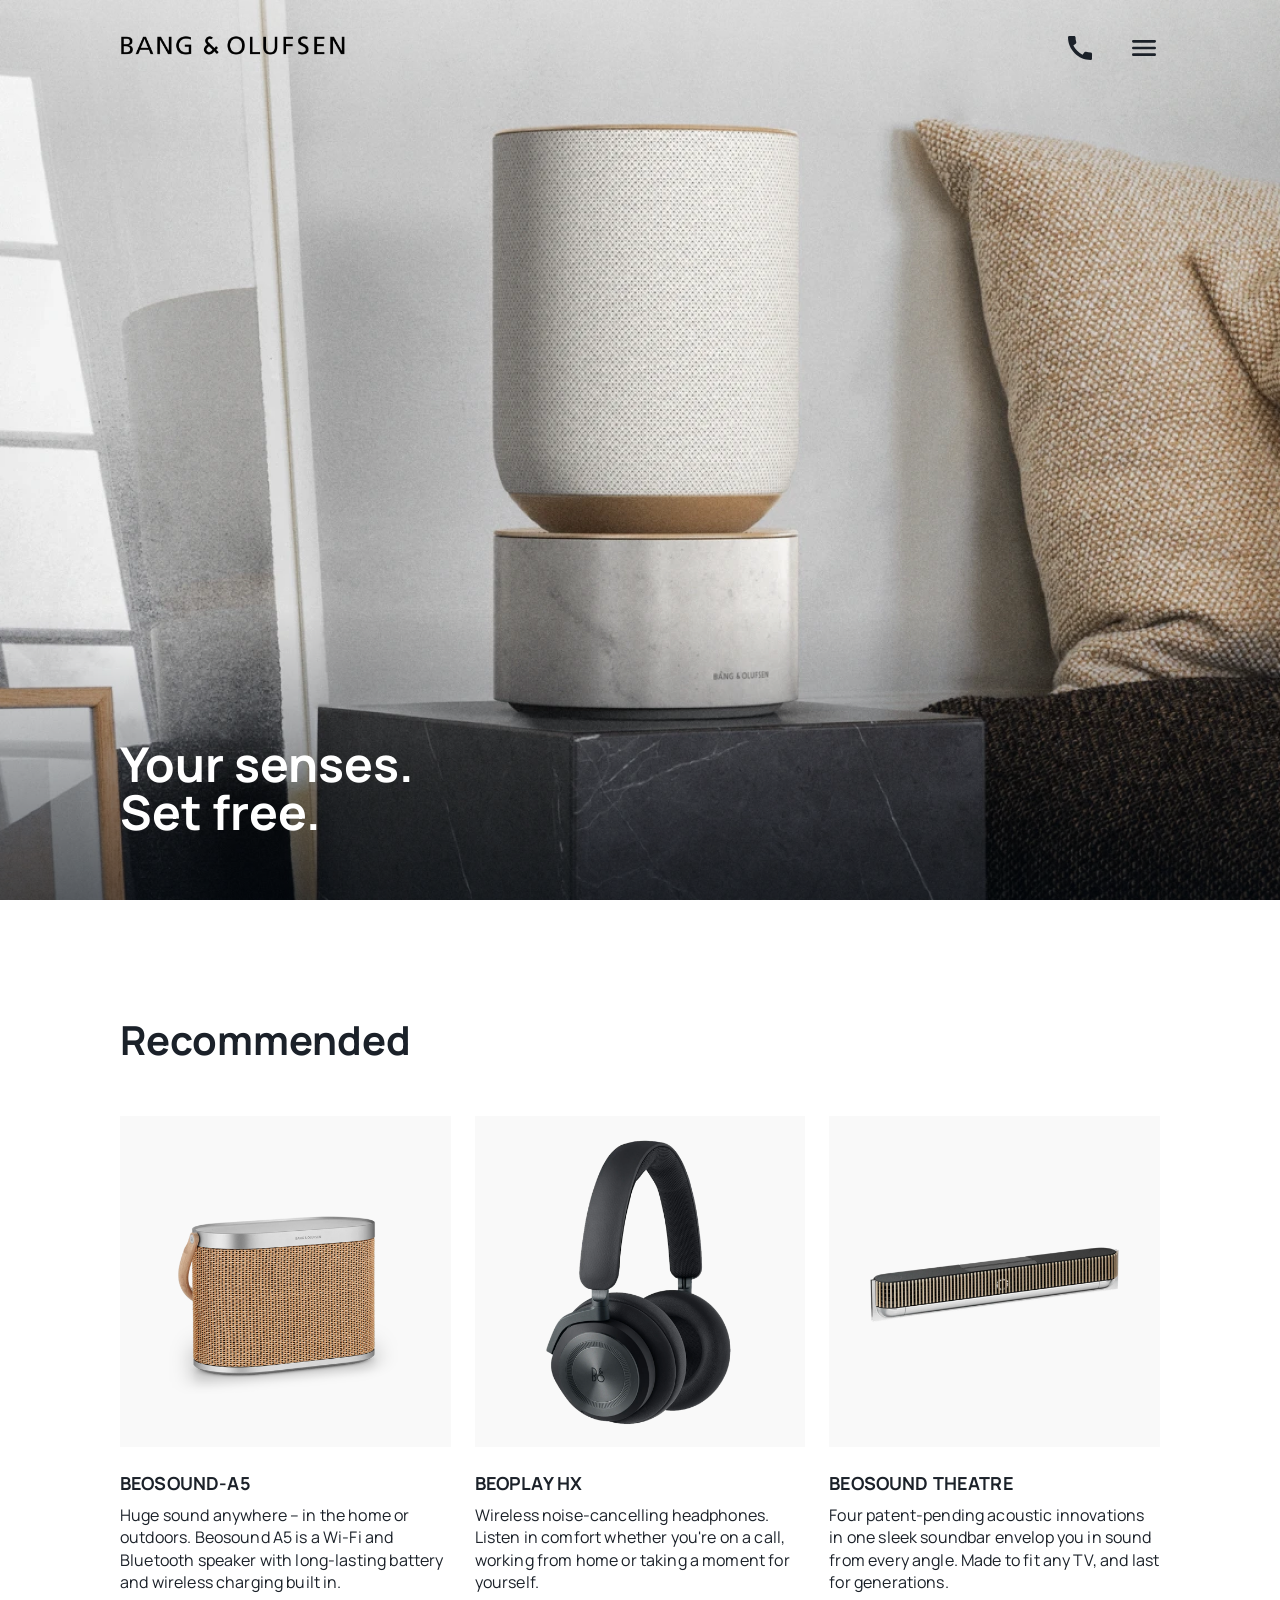
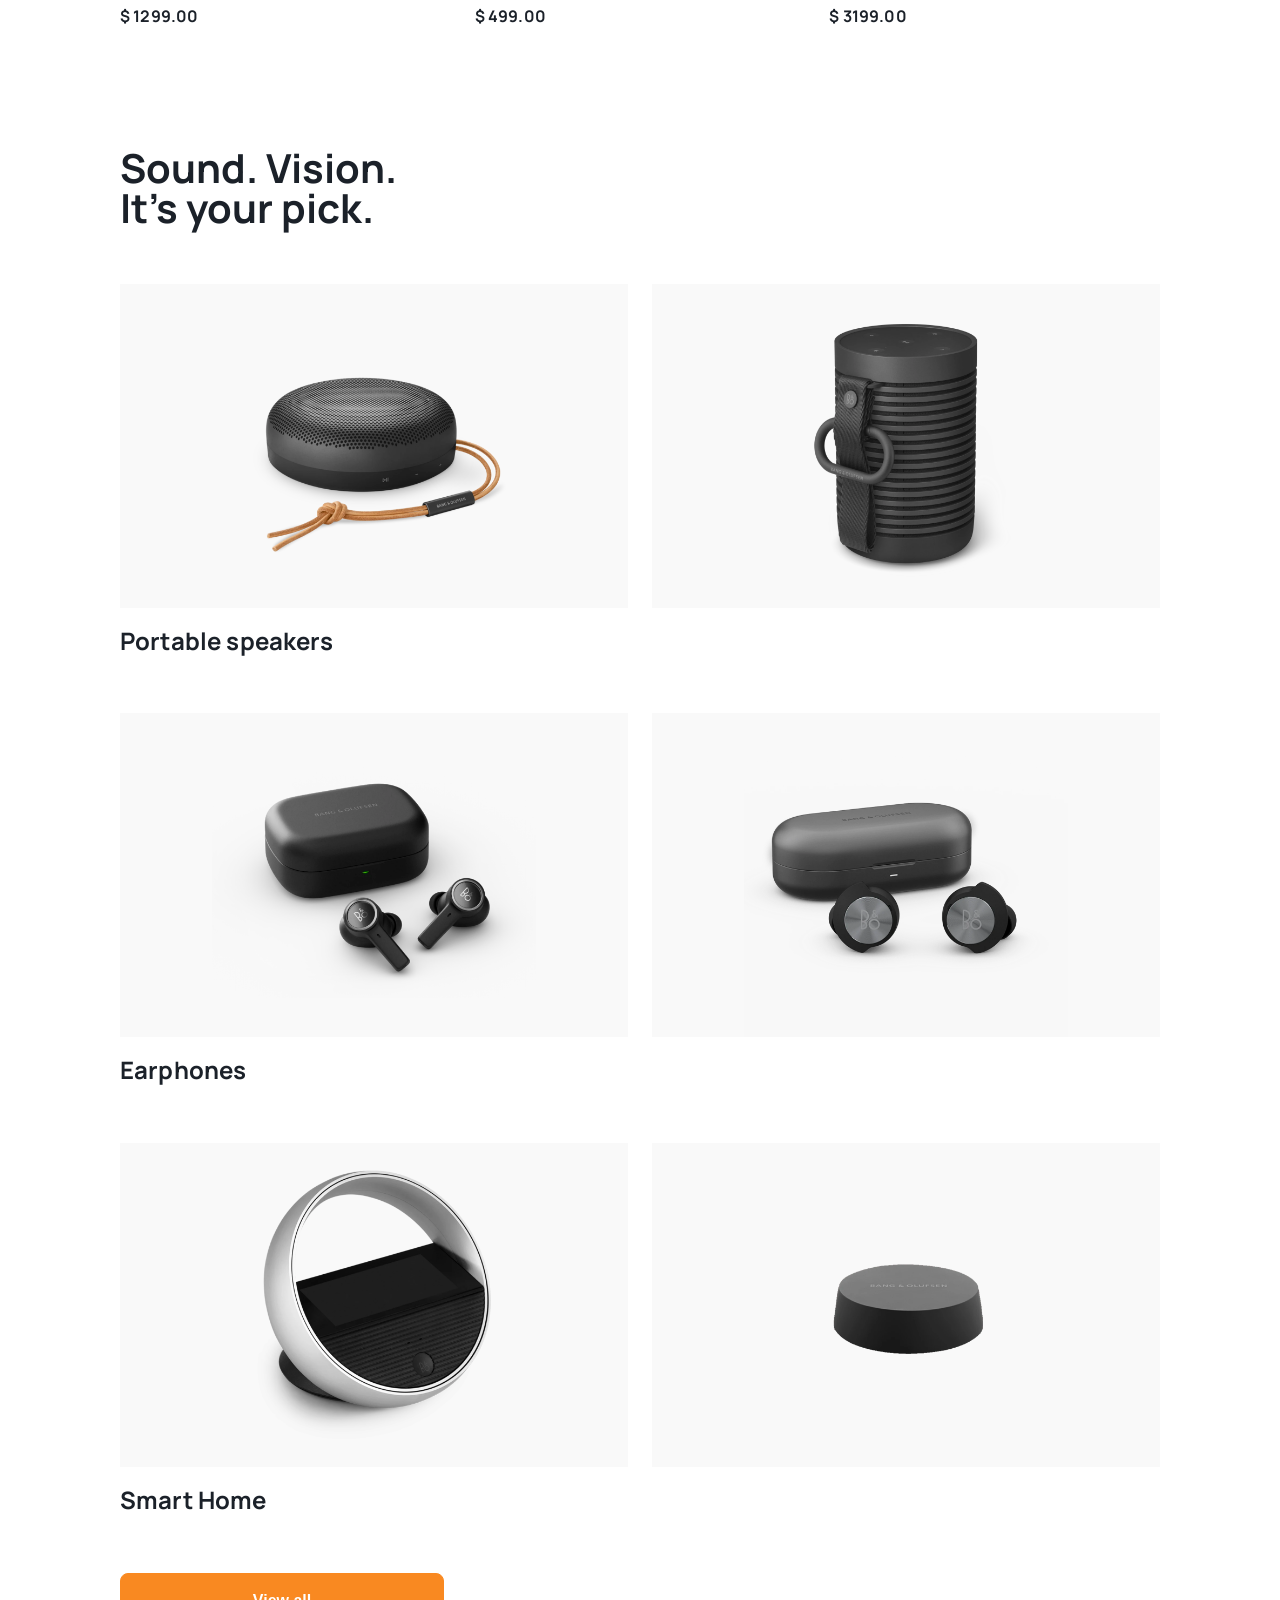
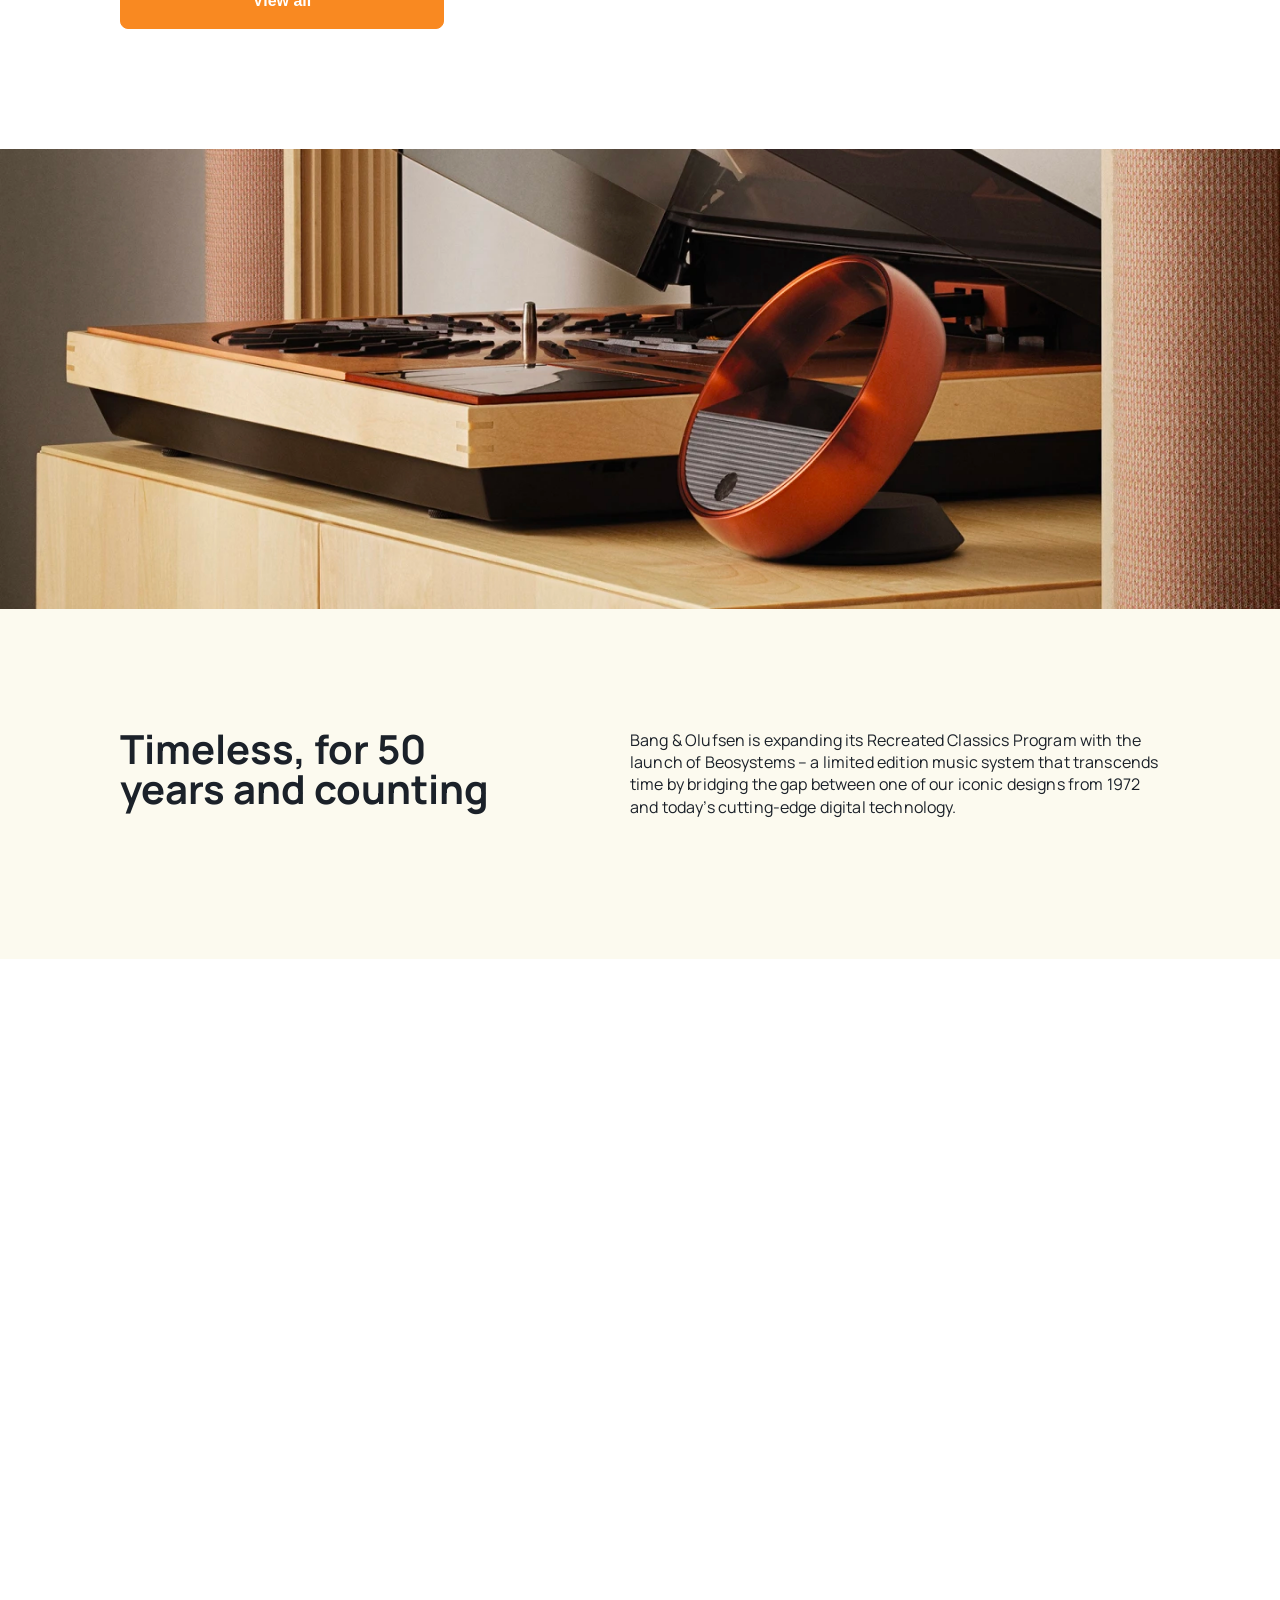
<file: index.html>
<!doctype html><html lang="en"><head><meta charset="utf-8"><meta name="viewport" content="width=device-width, initial-scale=1.0"><title>B&O</title><link rel="stylesheet" href="index.5cc38a75.css"><link rel="icon" href="favicon.7c3a5aee.svg"><script src="index.a87a6830.js" defer></script><link rel="preconnect" href="https://fonts.googleapis.com"><link rel="preconnect" href="https://fonts.gstatic.com"><link href="https://fonts.googleapis.com/css2?family=Manrope:wght@200..800&family=Roboto:wght@100..900&display=swap" rel="stylesheet"></head><body> <header class="header"> <div class="page-container"> <div class="header__content"> <div class="header__top"> <a href="#"> <img src="logo.152b8cd8.svg" alt="bang&olufsen logo" class="header__logo"> </a> <a href="tel:+12345555555" class="header__phone"> <span class="header__phone-number"> +1 234 5555-55-55 </span> </a> <div class="header__burger"></div> </div> <h1 class="header__title"> Your senses.<br> Set free. </h1> </div> </div> <aside class="header__menu menu"> <div class="page-container"> <div class="menu__top"> <img src="logo.152b8cd8.svg" alt="bang&olufsen logo" class="header__logo"> <div class="menu__close"></div> </div> <nav class="menu__nav nav"> <ul class="nav__list"> <li class="nav__item"> <a class="nav__link nav__link--scrollable" href="#recommended">Recommended</a> </li> <li class="nav__item"> <a class="nav__link nav__link--scrollable" href="#categories">Categories</a> </li> <li class="nav__item"> <a class="nav__link nav__link--scrollable" href="#about">About Us</a> </li> <li class="nav__item"> <a class="nav__link nav__link--to-bottom" href="#contact">Contact Us</a> </li> </ul> </nav> <div class="menu__contact"> <a href="tel:+12345555555" class="menu__phone">+1 234 5555-55-55</a> <a href="tel:+12345555555" class="menu__call">Call to order</a> </div> </div> </aside> </header> <main> <section class="recommended" id="recommended"> <div class="page-container"> <h2 class="recommended__title">Recommended</h2> <div class="recommended__content"> <div class="product"> <a href="#"> <img src="beosound-a5.be04f00e.png" alt="beosound-A5" class="product__image"> </a> <h3 class="product__name">Beosound-A5</h3> <p class="product__description"> Huge sound anywhere – in the home or outdoors. Beosound A5 is a Wi-Fi and Bluetooth speaker with long-lasting battery and wireless charging built in. </p> <div class="product__price">$ 1299.00</div> </div> <div class="product"> <a href="#"> <img src="beoplay-hx.b8254765.png" alt="beoplay-HX" class="product__image"> </a> <h3 class="product__name">Beoplay HX</h3> <p class="product__description"> Wireless noise-cancelling headphones. Listen in comfort whether you're on a call, working from home or taking a moment for yourself. </p> <div class="product__price">$ 499.00</div> </div> <div class="product"> <a href="#"> <img src="beosound-theatre.aed6fc51.png" alt="beosound-Theatre" class="product__image"> </a> <h3 class="product__name">Beosound Theatre</h3> <p class="product__description"> Four patent-pending acoustic innovations in one sleek soundbar envelop you in sound from every angle. Made to fit any TV, and last for generations. </p> <div class="product__price">$ 3199.00</div> </div> </div> </div> </section> <section class="categories" id="categories"> <div class="page-container"> <h2 class="categories__title"> Sound. Vision.<br> It’s your pick. </h2> <div class="categories__content"> <div class="category"> <div class="category__images"> <a href="#" class="category__image-wrapper"> <img src="speaker-1.76f20dfb.png" alt="Speakers category" class="category__image"> </a> <a href="#" class="category__image-wrapper"> <img src="speaker-2.ba3721b3.png" alt="Speakers category" class="category__image"> </a> </div> <h3 class="category__name">Portable speakers</h3> </div> <div class="category"> <div class="category__images"> <a href="#" class="category__image-wrapper"> <img src="earphones-1.79a7338c.png" alt="Earphones category" class="category__image"> </a> <a href="#" class="category__image-wrapper"> <img src="earphones-2.ea3ab2b6.png" alt="Earphones category" class="category__image"> </a> </div> <h3 class="category__name">Earphones</h3> </div> <div class="category"> <div class="category__images"> <a href="#" class="category__image-wrapper"> <img src="smart-home-1.da8688c9.png" alt="Smart home category" class="category__image"> </a> <a href="#" class="category__image-wrapper"> <img src="smart-home-2.5e3c725f.png" alt="Smart home category" class="category__image"> </a> </div> <h3 class="category__name">Smart Home</h3> </div> </div> <button class="categories__button">View all</button> </div> </section> <section class="about" id="about"> <div class="about__banner"></div> <div class="page-container"> <div class="about__content"> <h2 class="about__title"> Timeless, for 50 years and counting </h2> <p class="about__description"> Bang & Olufsen is expanding its Recreated Classics Program with the launch of Beosystems – a limited edition music system that transcends time by bridging the gap between one of our iconic designs from 1972 and today’s cutting-edge digital technology. </p> </div> </div> </section> <section class="contact" id="contact"> <div class="page-container"> <div class="contact__content"> <h2 class="contact__title">Contact Us</h2> <form method="post" action="#" class="contact__form" onsubmit="this.reset(); return false;"> <input type="text" name="name" class="contact__name" placeholder="Name"> <input type="email" name="email" class="contact__email" placeholder="Email"> <textarea name="message" class="contact__message" placeholder="Message"></textarea> <button class="contact__button">Send</button> </form> <div class="contact__info"> <div> <span class="contact__label">Phone</span> <a href="tel:+1 234 5555-55-55" class="contact__data"> +1 234 5555-55-55 </a> </div> <div> <span class="contact__label">Email</span> <a href="mailto:hello@nothing.com" class="contact__data"> hello@nothing.com </a> </div> <div> <span class="contact__label">Address</span> <a href="https://www.google.com/maps/place/400+N+1st+Ave+STE+700,+Minneapolis,+MN+55401,+%D0%A1%D0%A8%D0%90/@44.9813296,-93.275706,17z/data=!3m1!4b1!4m6!3m5!1s0x52b3328fdf233887:0x3348e5113ed2472d!8m2!3d44.9813258!4d-93.2731311!16s%2Fg%2F11nyn_tfyt?entry=ttu&g_ep=EgoyMDI2MDQwOC4wIKXMDSoASAFQAw%3D%3D" class="contact__data" target="_blank"> 400 first ave.<br> suite 700<br> Minneapolis, MN 55401 </a> </div> </div> </div> </div> </section> </main> </body></html>
</file>
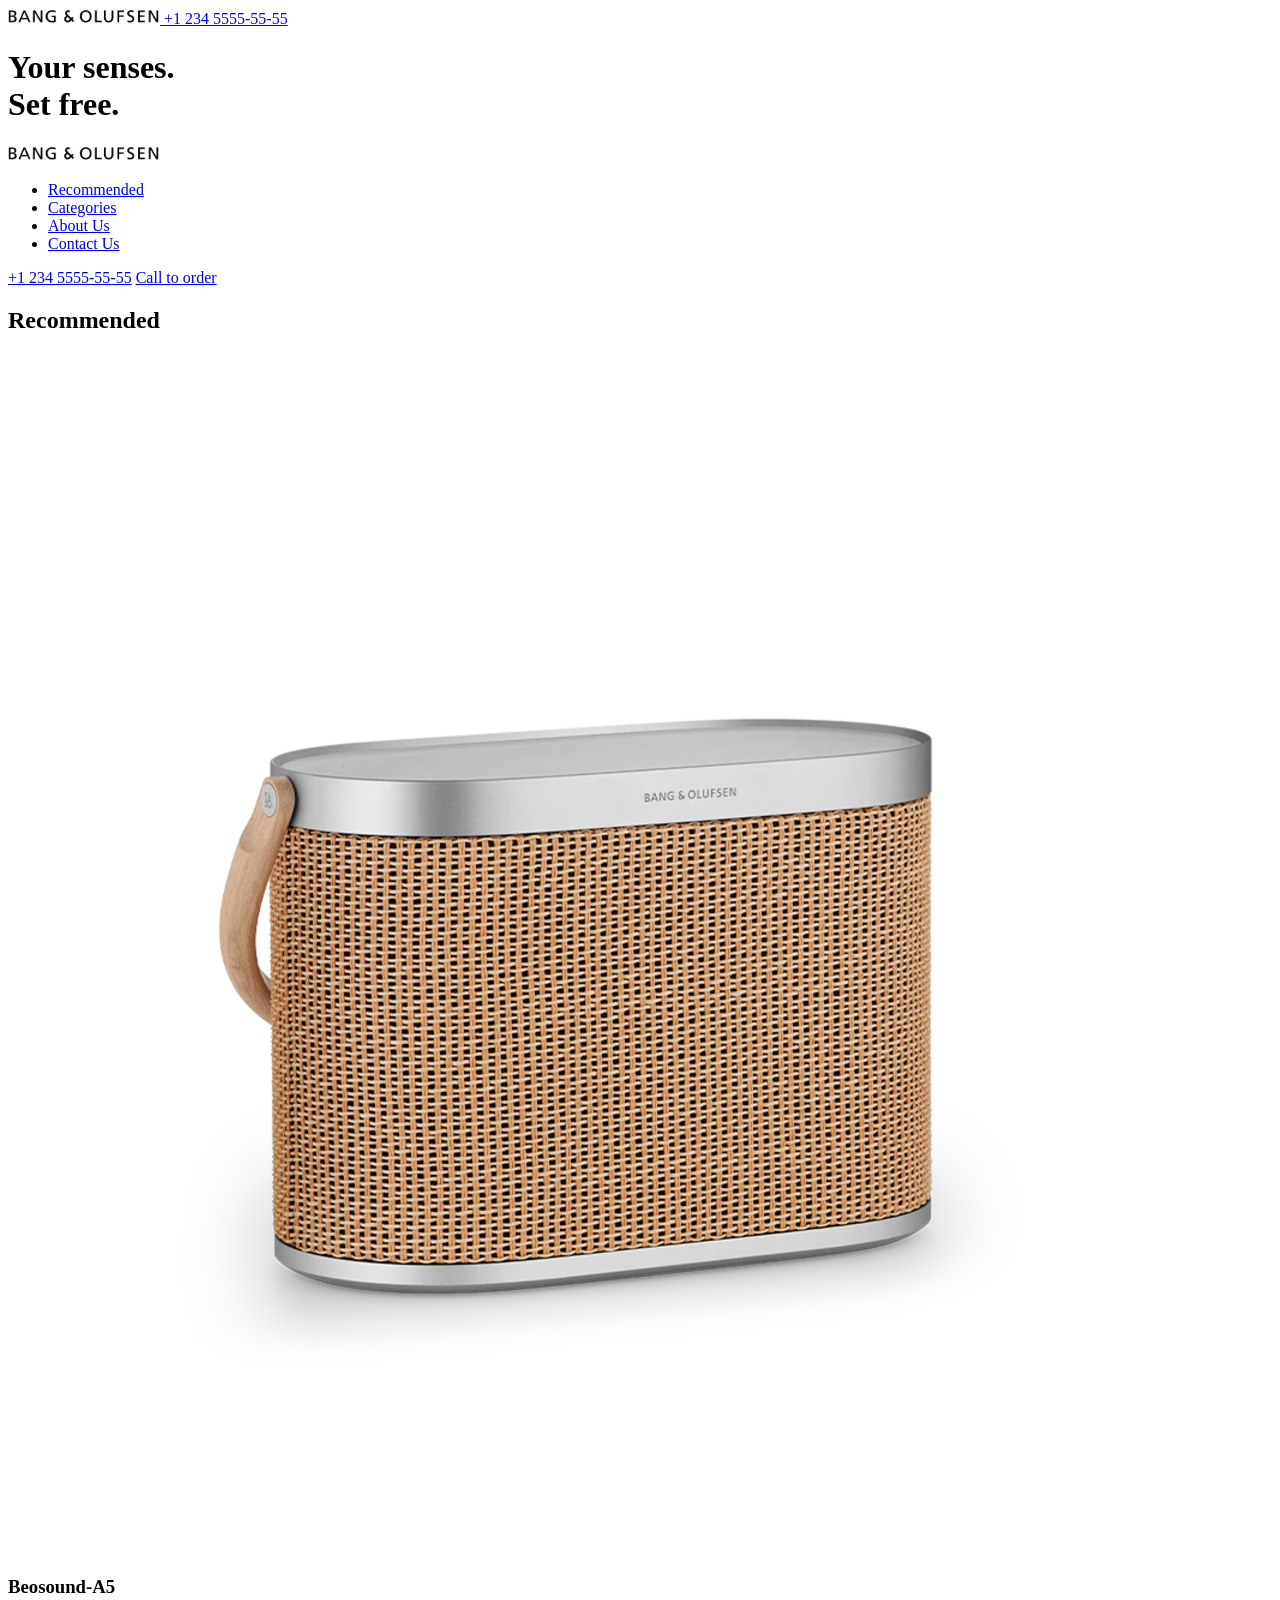
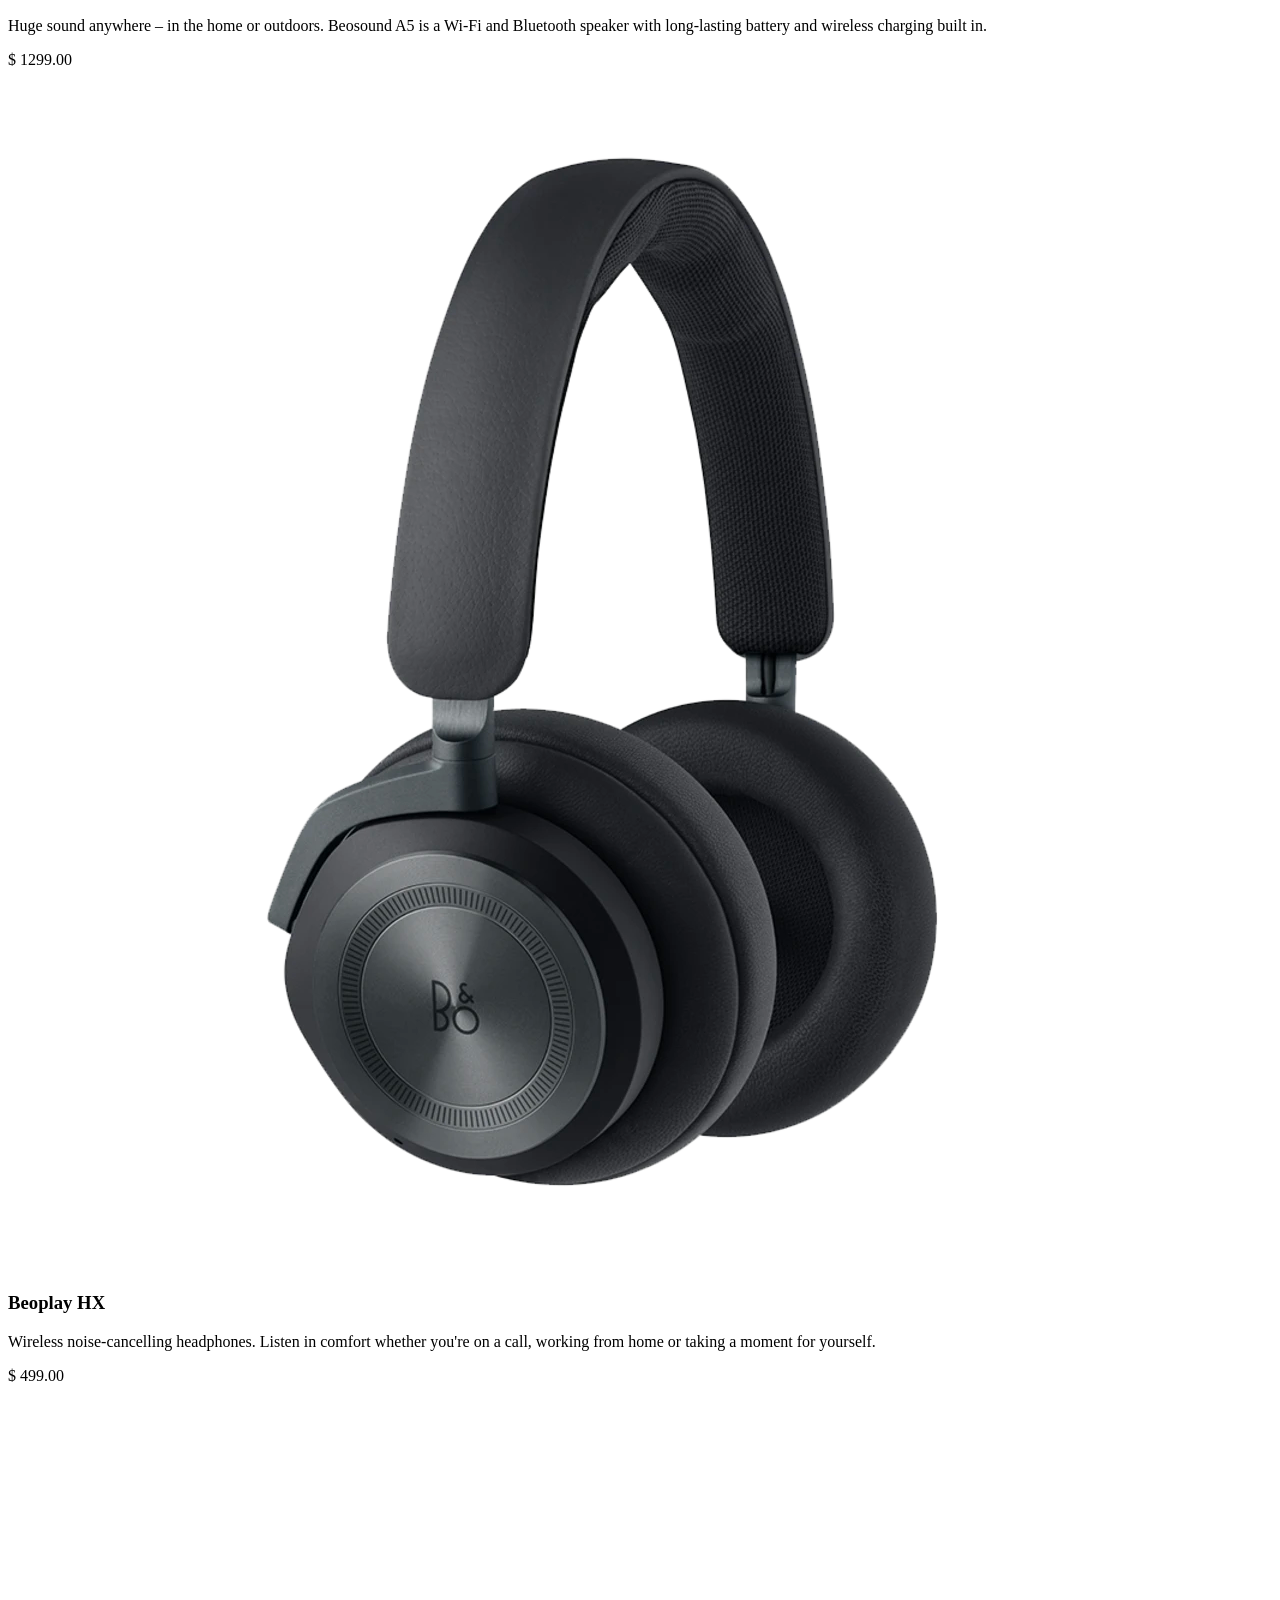
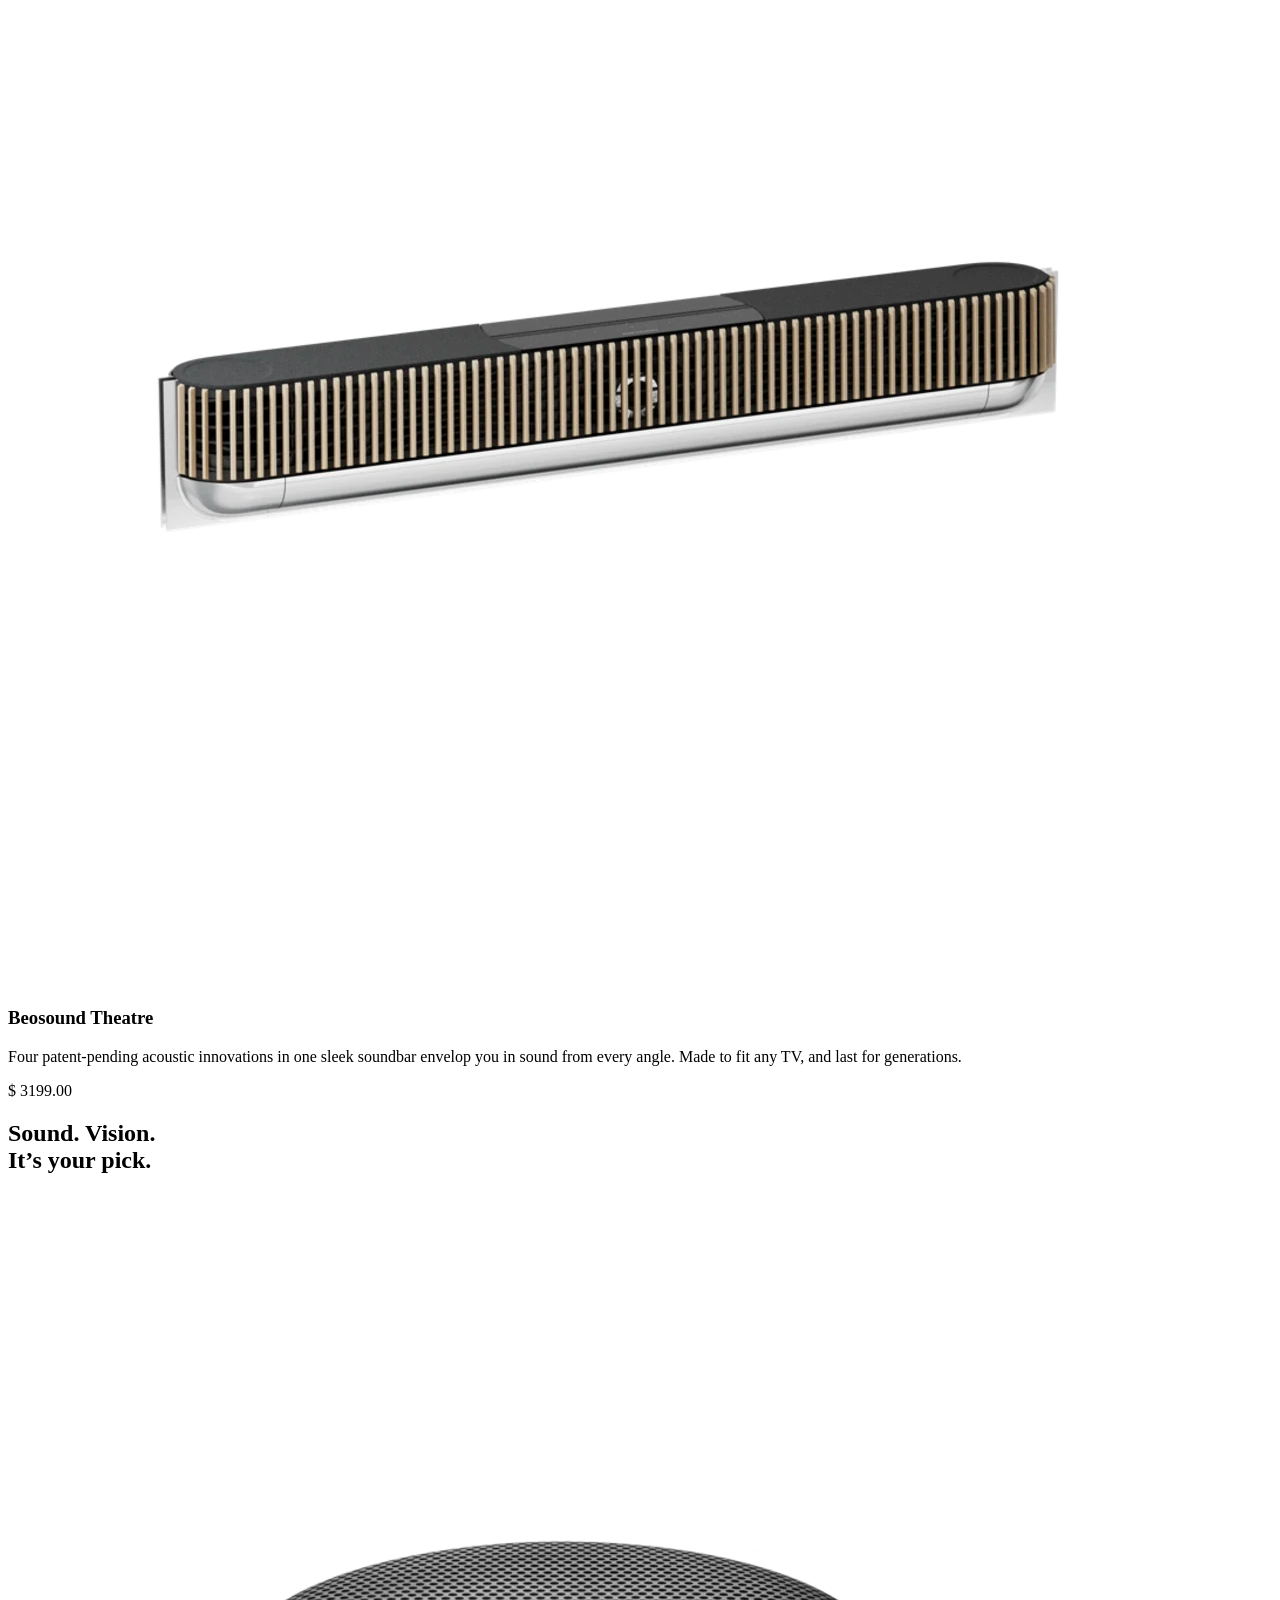
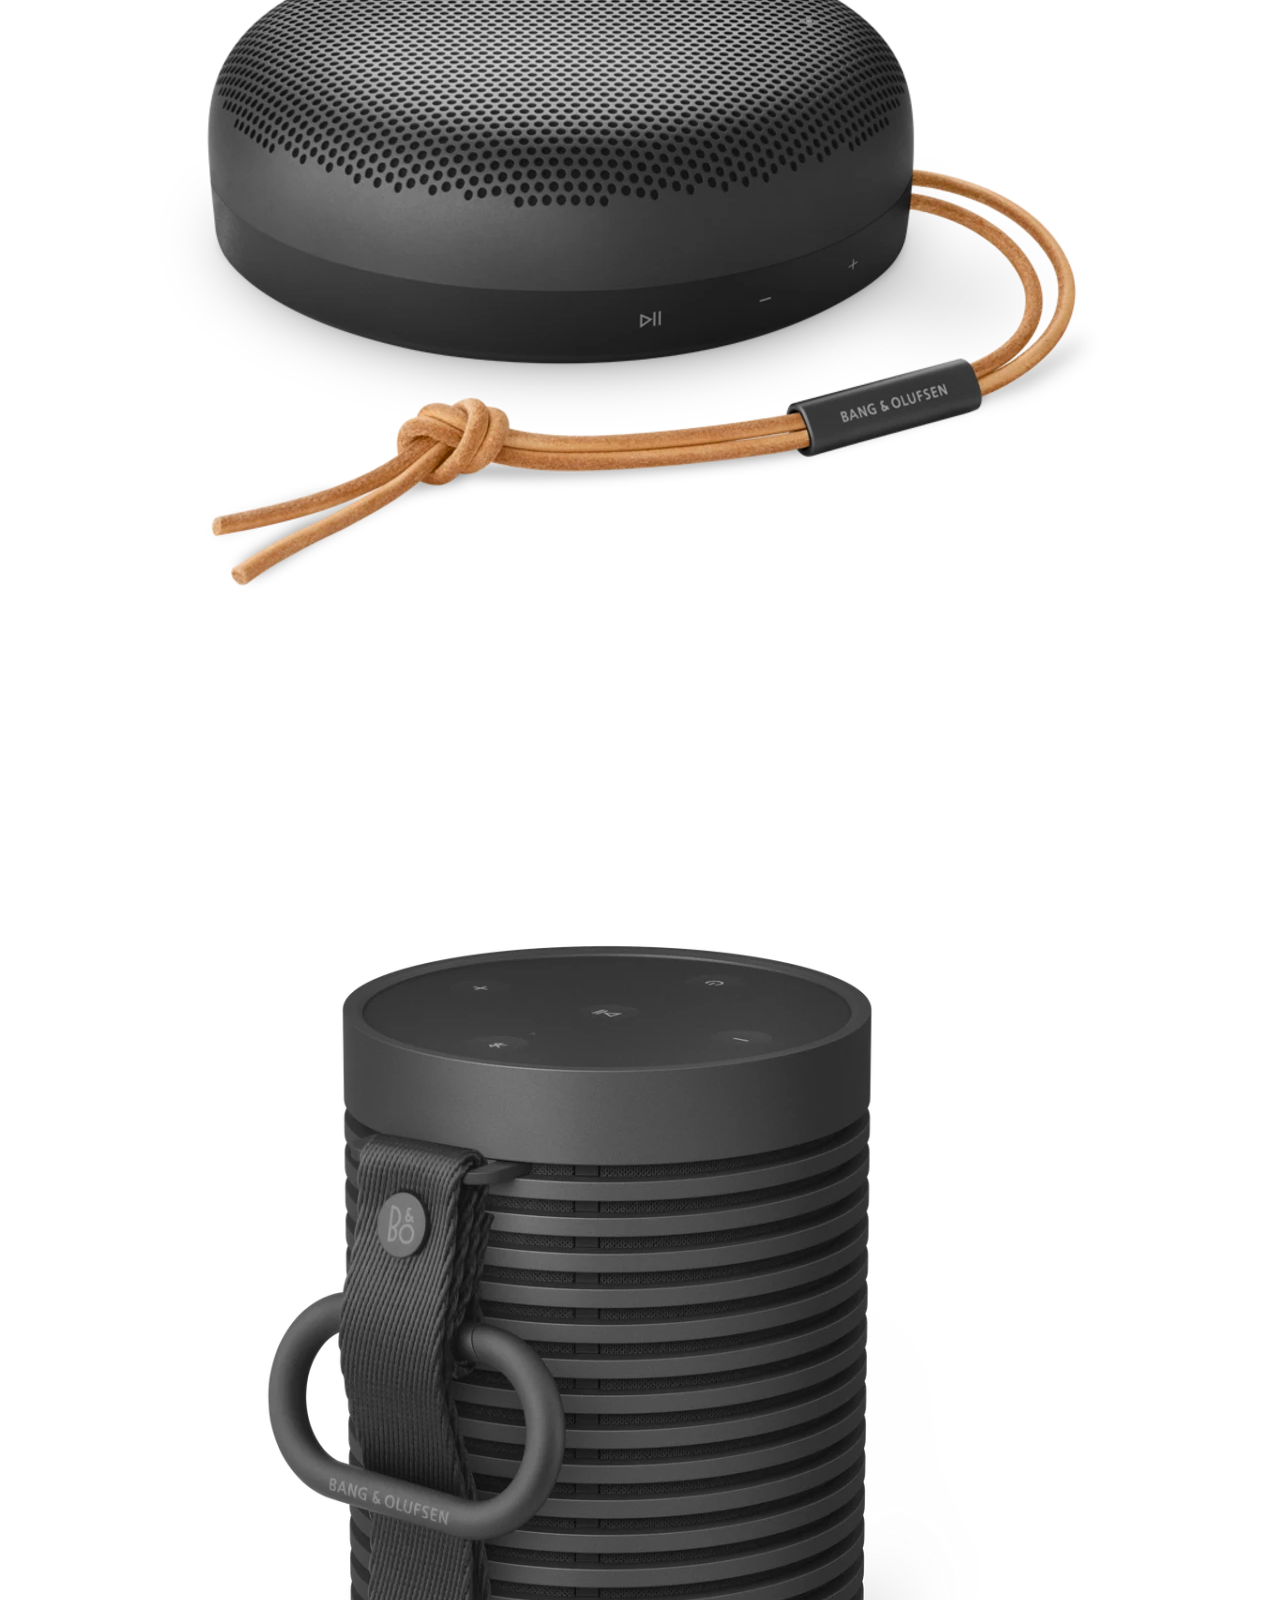
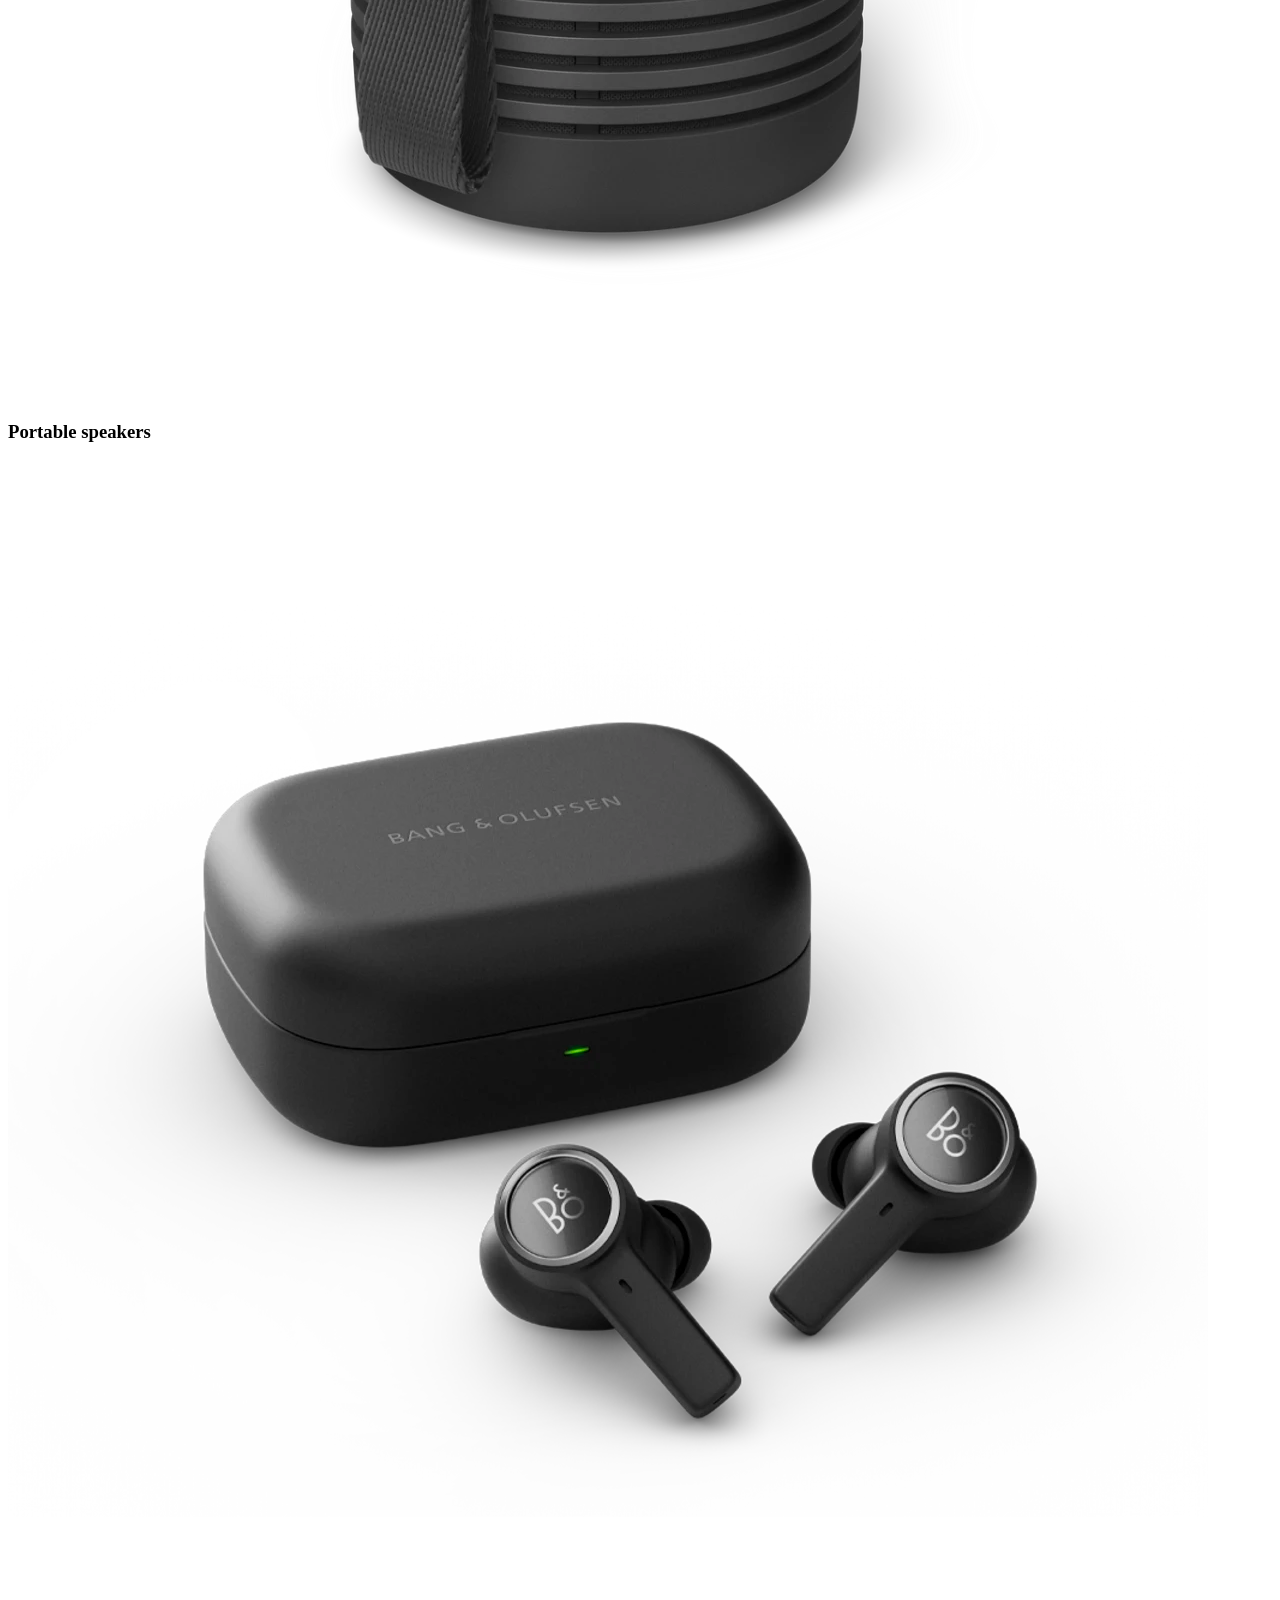
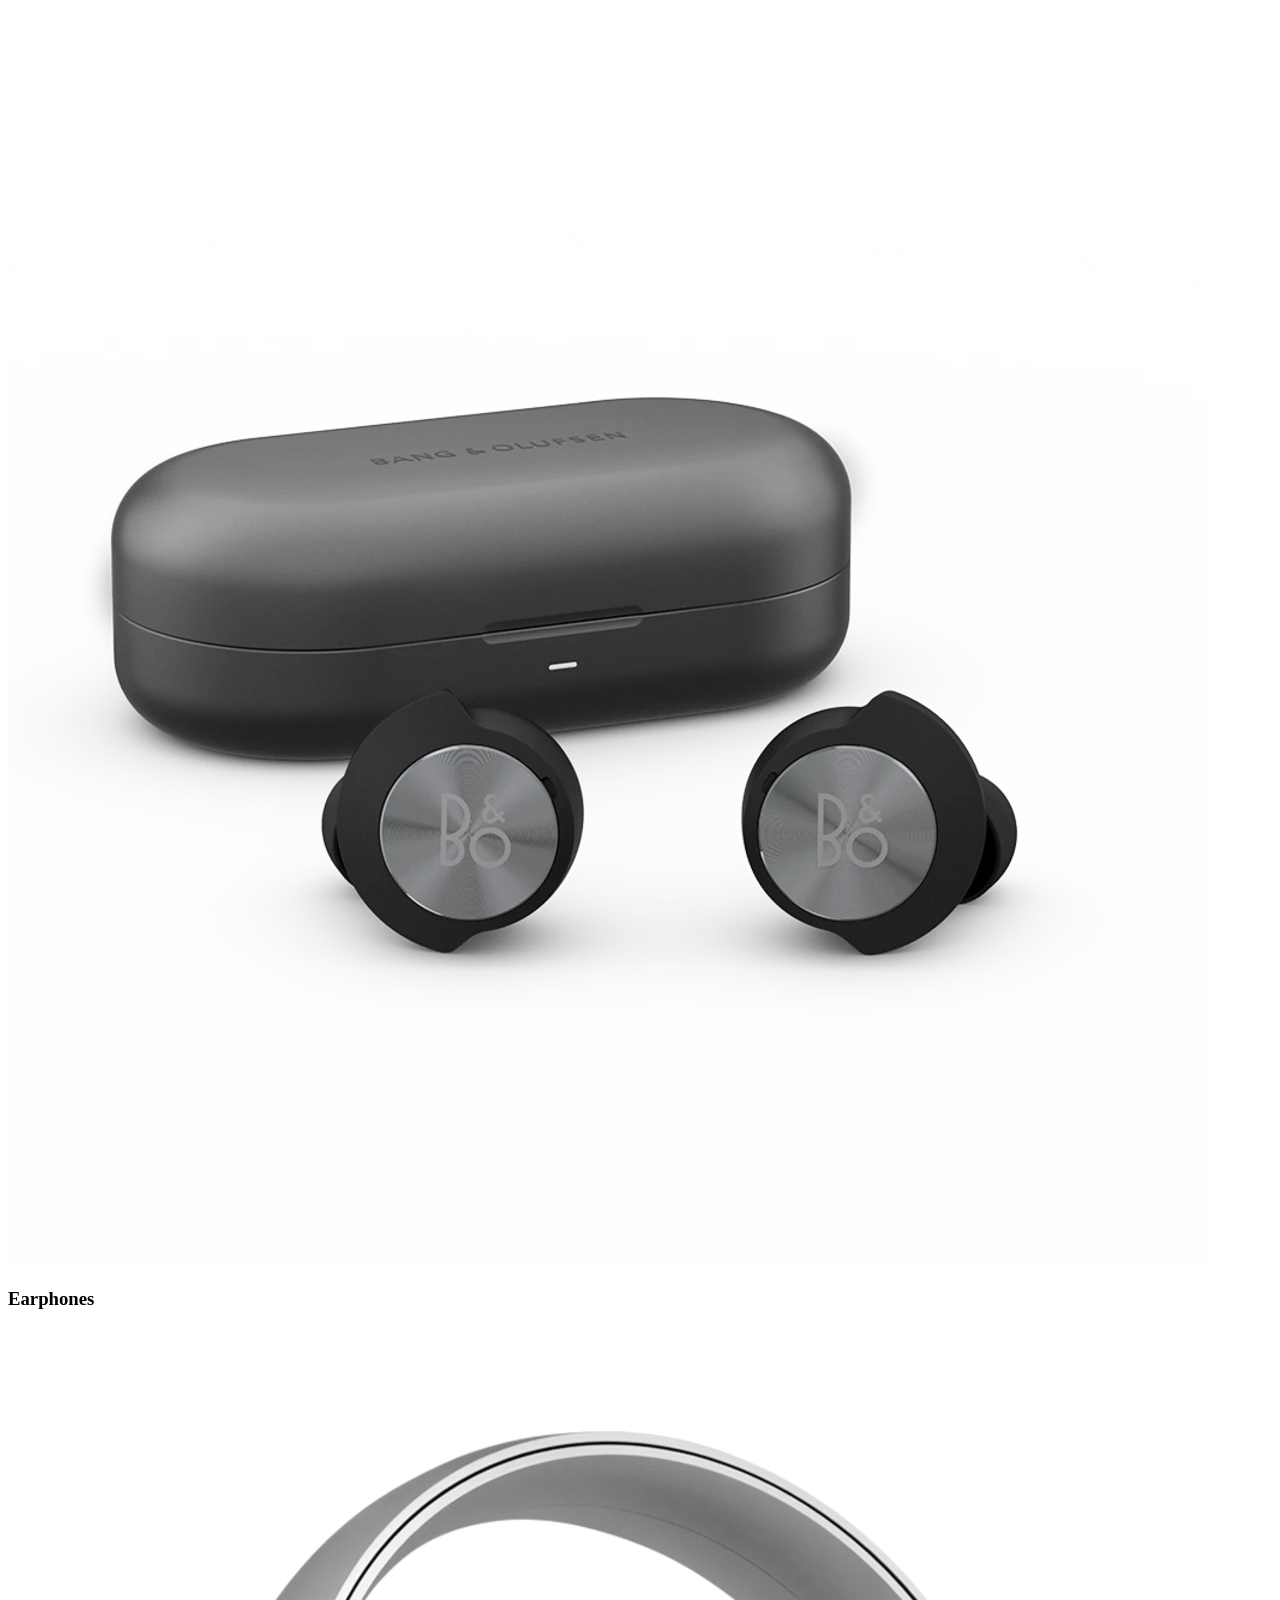
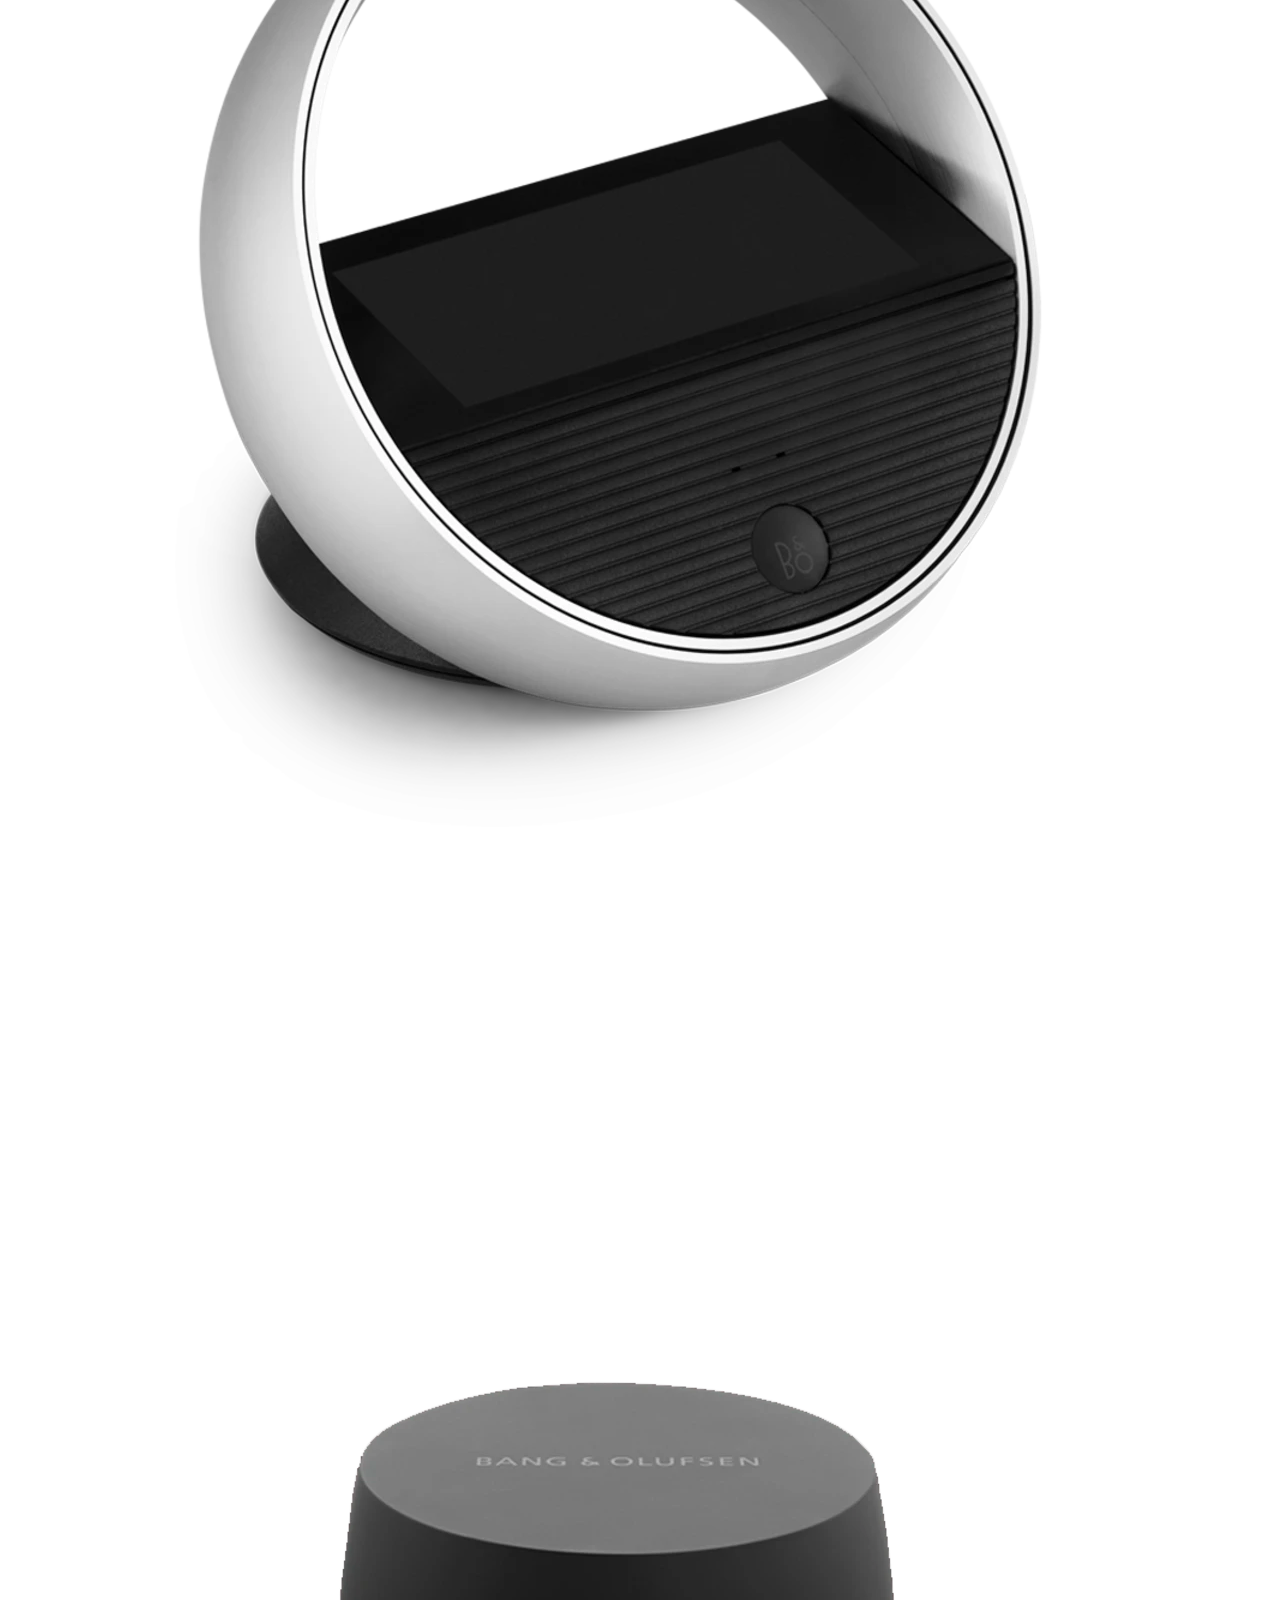
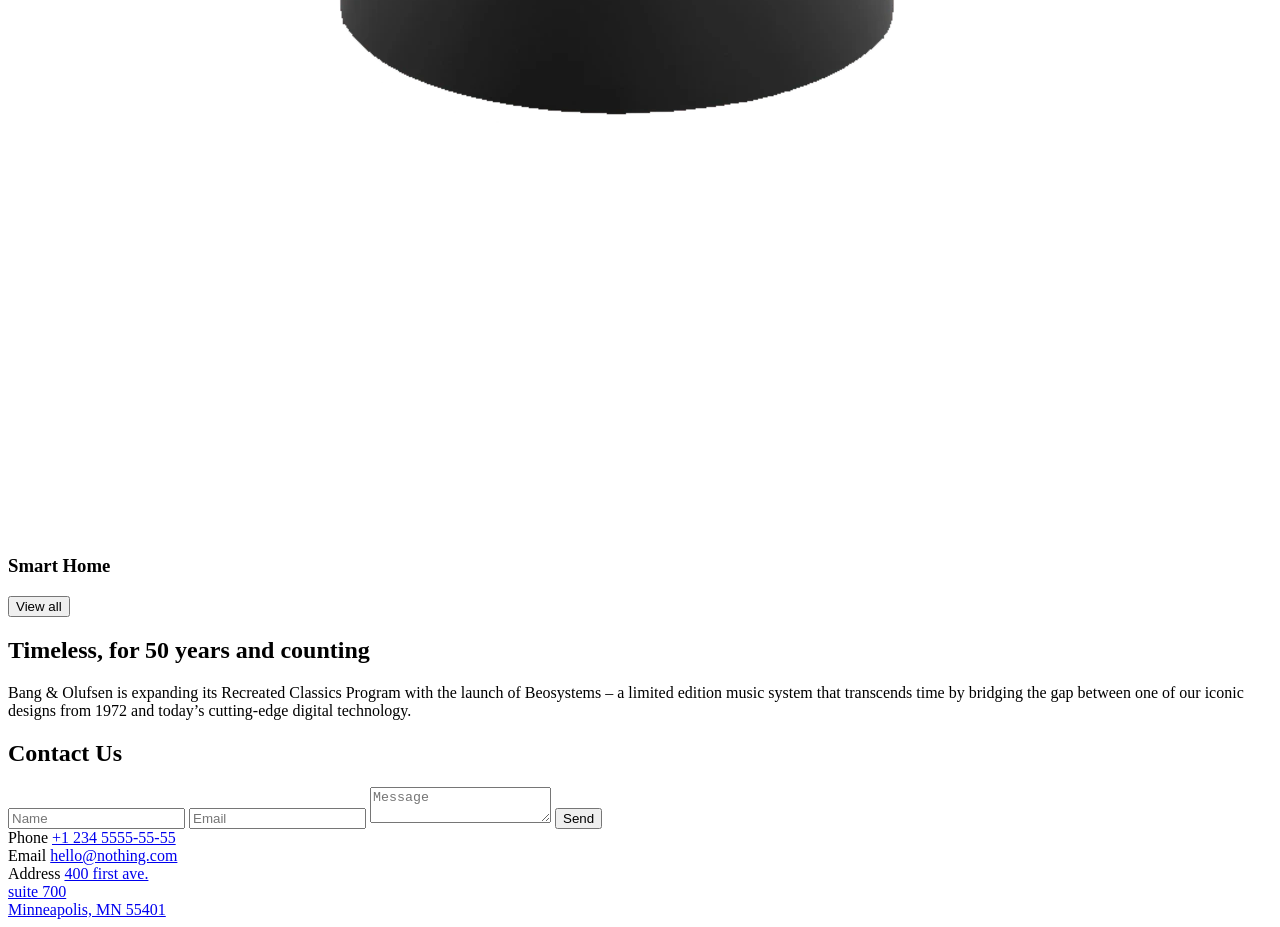
<file: src/index.html>
<!doctype html>
<html lang="en">
  <head>
    <meta charset="UTF-8" />
    <meta
      name="viewport"
      content="width=device-width, initial-scale=1.0"
    />
    <title>B&O</title>
    <link
      rel="stylesheet"
      href="./styles/main.scss"
    />
    <link rel="icon" href="./images/icons/favicon.svg" />
    <script
      src="./scripts/main.js"
      defer
    ></script>
    <link rel="preconnect" href="https://fonts.googleapis.com" />
    <link rel="preconnect" href="https://fonts.gstatic.com" />
    <link
      href="https://fonts.googleapis.com/css2?family=Manrope:wght@200..800&family=Roboto:wght@100..900&display=swap"
      rel="stylesheet"
    />
  </head>
  <body>
    <header class="header">
      <div class="page-container">
        <div class="header__content">
          <div class="header__top">
            <a href="#">
              <img
                src="./images/icons/logo.svg"
                alt="bang&olufsen logo"
                class="header__logo"
              />
            </a>
            <a href="tel:+12345555555" class="header__phone">
              <span class="header__phone-number">
                +1 234 5555-55-55
              </span>
            </a>
            <div class="header__burger"></div>
          </div>
          <h1 class="header__title">
            Your senses.<br />
            Set free.
          </h1>
        </div>
      </div>

      <aside class="menu header__menu">
        <div class="page-container">
          <div class="menu__top">
            <img
              src="./images/icons/logo.svg"
              alt="bang&olufsen logo"
              class="header__logo"
            />
            <div class="menu__close"></div>
          </div>

          <nav class="nav menu__nav">
            <ul class="nav__list">
              <li class="nav__item">
                <a class="nav__link nav__link--scrollable" href="#recommended">Recommended</a>
              </li>
              <li class="nav__item">
                <a class="nav__link nav__link--scrollable" href="#categories">Categories</a>
              </li>
              <li class="nav__item">
                <a class="nav__link nav__link--scrollable" href="#about">About Us</a>
              </li>
              <li class="nav__item">
                <a class="nav__link nav__link--to-bottom" href="#contact">Contact Us</a>
              </li>
            </ul>
          </nav>

          <div class="menu__contact">
            <a href="tel:+12345555555" class="menu__phone">+1 234 5555-55-55</a>
            <a href="tel:+12345555555" class="menu__call">Call to order</a>
          </div>
        </div>
      </aside>
    </header>

    <main>
      <section class="recommended" id="recommended">
        <div class="page-container">
          <h2 class="recommended__title">Recommended</h2>
          <div class="recommended__content">
            <div class="product">
              <a href="#">
                <img
                  src="./images/products/beosound-a5.png"
                  alt="beosound-A5"
                  class="product__image"
                />
              </a>
              <h3 class="product__name">Beosound-A5</h3>
              <p class="product__description">
                Huge sound anywhere – in the home or outdoors. Beosound A5 is a Wi-Fi and Bluetooth speaker with long-lasting battery and wireless charging built in.
              </p>
              <div class="product__price">$ 1299.00</div>
            </div>

            <div class="product">
              <a href="#">
                <img
                  src="./images/products/beoplay-hx.png"
                  alt="beoplay-HX"
                  class="product__image"
                />
              </a>
              <h3 class="product__name">Beoplay HX</h3>
              <p class="product__description">
                Wireless noise-cancelling headphones. Listen in comfort whether you're on a call, working from home or taking a moment for yourself.
              </p>
              <div class="product__price">$ 499.00</div>
            </div>

            <div class="product">
              <a href="#">
                <img
                  src="./images/products/beosound-theatre.png"
                  alt="beosound-Theatre"
                  class="product__image"
                />
              </a>
              <h3 class="product__name">Beosound Theatre</h3>
              <p class="product__description">
                Four patent-pending acoustic innovations in one sleek soundbar envelop you in sound from every angle. Made to fit any TV, and last for generations.
              </p>
              <div class="product__price">$ 3199.00</div>
            </div>
          </div>
        </div>
      </section>

      <section class="categories" id="categories">
        <div class="page-container">
          <h2 class="categories__title">
            Sound. Vision.<br />
            It’s your pick.
          </h2>
          <div class="categories__content">
            <div class="category">
              <div class="category__images">
                <a href="#" class="category__image-wrapper">
                  <img
                    src="./images/categories/speaker-1.png"
                    alt="Speakers category"
                    class="category__image"
                  />
                </a>
                <a href="#" class="category__image-wrapper">
                  <img
                    src="./images/categories/speaker-2.png"
                    alt="Speakers category"
                    class="category__image"
                  />
                </a>
              </div>
              <h3 class="category__name">Portable speakers</h3>
            </div>

            <div class="category">
              <div class="category__images">
                <a href="#" class="category__image-wrapper">
                  <img
                    src="./images/categories/earphones-1.png"
                    alt="Earphones category"
                    class="category__image"
                  />
                </a>
                <a href="#" class="category__image-wrapper">
                  <img
                    src="./images/categories/earphones-2.png"
                    alt="Earphones category"
                    class="category__image"
                  />
                </a>
              </div>
              <h3 class="category__name">Earphones</h3>
            </div>

            <div class="category">
              <div class="category__images">
                <a href="#" class="category__image-wrapper">
                  <img
                    src="./images/categories/smart-home-1.png"
                    alt="Smart home category"
                    class="category__image"
                  />
                </a>
                <a href="#" class="category__image-wrapper">
                  <img
                    src="./images/categories/smart-home-2.png"
                    alt="Smart home category"
                    class="category__image"
                  />
                </a>
              </div>
              <h3 class="category__name">Smart Home</h3>
            </div>
          </div>

          <button class="categories__button">View all</button>
        </div>
      </section>

      <section class="about" id="about">
        <div class="about__banner"></div>
        <div class="page-container">
          <div class="about__content">
            <h2 class="about__title">
              Timeless, for 50 years and counting
            </h2>
            <p class="about__description">
              Bang & Olufsen is expanding its Recreated Classics Program with the launch of Beosystems – a limited edition music system that transcends time by bridging the gap between one of our iconic designs from 1972 and today’s cutting-edge digital technology.
            </p>
          </div>
        </div>
      </section>

      <section class="contact" id="contact">
        <div class="page-container">
          <div class="contact__content">
            <h2 class="contact__title">Contact Us</h2>
            <form
              method="POST"
              action="#"
              class="contact__form"
              onsubmit="this.reset(); return false;"
            >
              <input
                type="text"
                name="name"
                class="contact__name"
                placeholder="Name"
              />
              <input
                type="email"
                name="email"
                class="contact__email"
                placeholder="Email"
              />
              <textarea
                name="message"
                class="contact__message"
                placeholder="Message"
              ></textarea>
              <button class="contact__button">Send</button>
            </form>
            <div class="contact__info">
              <div>
                <span class="contact__label">Phone</span>
                <a href="tel:+1 234 5555-55-55" class="contact__data">
                  +1 234 5555-55-55
                </a>
              </div>
              <div>
                <span class="contact__label">Email</span>
                <a href="mailto:hello@nothing.com" class="contact__data">
                  hello@nothing.com
                </a>
              </div>
              <div>
                <span class="contact__label">Address</span>
                <a
                  href="https://www.google.com/maps/place/400+N+1st+Ave+STE+700,+Minneapolis,+MN+55401,+%D0%A1%D0%A8%D0%90/@44.9813296,-93.275706,17z/data=!3m1!4b1!4m6!3m5!1s0x52b3328fdf233887:0x3348e5113ed2472d!8m2!3d44.9813258!4d-93.2731311!16s%2Fg%2F11nyn_tfyt?entry=ttu&g_ep=EgoyMDI2MDQwOC4wIKXMDSoASAFQAw%3D%3D"
                  class="contact__data"
                  target="_blank"
                >
                  400 first ave.<br />
                  suite 700<br />
                  Minneapolis, MN 55401
                </a>
              </div>
            </div>
          </div>
        </div>
      </section>
    </main>
  </body>
</html>
</file>
<file: index.5cc38a75.css>
.header{background:url(header-bg.6479f5c6.png) 50%/cover no-repeat;height:100vh}.header__content{-ms-flex-direction:column;flex-direction:column;-ms-flex-pack:justify;justify-content:space-between;height:100%;display:-ms-flexbox;display:flex}.header__top{-ms-flex-pack:justify;justify-content:space-between;-ms-flex-align:center;align-items:center;padding:24px 0;display:-ms-flexbox;display:flex}@media screen and (min-width:768px){.header__top{padding:32px 0}}.header__logo{width:152px}@media screen and (min-width:768px){.header__logo{width:228px}}.header__phone{cursor:pointer;background:url(icon-phone.e86d0fa0.svg) 50%/contain no-repeat;-ms-flex-align:center;align-items:center;width:24px;height:24px;margin:0 24px 0 auto;text-decoration:none;display:-ms-flexbox;display:flex}@media screen and (min-width:768px){.header__phone{width:32px;height:32px;margin:0 32px 0 auto}}@media screen and (min-width:1024px){.header__phone:hover .header__phone-number{opacity:1;transform:translate(-110%)}}.header__phone-number{opacity:0;letter-spacing:2px;color:#1b2129;white-space:nowrap;pointer-events:none;font-size:12px;font-weight:700;transition:transform .3s;transform:translate(-100%)}.header__burger{cursor:pointer;background:url(icon-burger.d472bcef.svg) 50%/contain no-repeat;width:24px;height:24px}@media screen and (min-width:768px){.header__burger{width:32px;height:32px}}.header__burger:hover{background-image:url(icon-burger-hover.10e8ec5a.svg)}.header__title{letter-spacing:0;color:#fff;margin:auto 0 40px;font-size:36px;font-weight:700;line-height:1}@media screen and (min-width:768px){.header__title{margin-bottom:64px;font-size:48px}}.header__menu{z-index:100;background-color:#fff;width:100%;transition:transform .3s ease-in-out;position:fixed;top:0;right:0;transform:translate(100%)}.header__menu--active{transform:translate(0)}@media screen and (min-width:768px){.header__menu{width:550px}}.menu{height:100vh;overflow:auto}.menu__top{z-index:1;background-color:#fff;-ms-flex-pack:justify;justify-content:space-between;-ms-flex-align:center;align-items:center;padding:24px 0;display:-ms-flexbox;display:flex;position:sticky;top:0}@media screen and (min-width:768px){.menu__top{padding:32px 0}}.menu__close{cursor:pointer;background:url(icon-close.4e246dfc.svg) 50%/contain no-repeat;width:24px;height:24px}@media screen and (min-width:768px){.menu__close{width:32px;height:32px}}.menu__nav{margin-top:32px}@media screen and (min-width:768px){.menu__nav{margin-top:56px}}.menu__contact{-ms-flex-direction:column;flex-direction:column;gap:16px;padding:48px 0;display:-ms-flexbox;display:flex}.menu__phone,.menu__call{letter-spacing:2px;text-transform:uppercase;color:#1b2129;width:fit-content;font-weight:700;text-decoration:none;transition:color .3s;position:relative}@media screen and (min-width:1024px){.menu__phone:hover,.menu__call:hover{color:#f98921}.menu__phone:hover.menu__call:after,.menu__call:hover.menu__call:after{background-color:#f98921}}.menu__call:after{content:"";background-color:#1b2129;width:100%;height:1px;transition:color .3s;position:absolute;bottom:-4px;left:0}.nav__list{-ms-flex-direction:column;flex-direction:column;gap:32px;margin:0;padding:0;list-style:none;display:-ms-flexbox;display:flex}.nav__link{letter-spacing:0;color:#1b2129;font-size:22px;font-weight:700;line-height:1;text-decoration:none}.recommended{padding:64px 0 48px}@media screen and (min-width:768px){.recommended{padding:120px 0 60px}}.recommended__title{letter-spacing:0;margin-bottom:48px;font-size:32px;font-weight:700;line-height:1}@media screen and (min-width:768px){.recommended__title{margin-bottom:56px;font-size:40px}}.recommended__content{-ms-flex-direction:column;flex-direction:column;gap:40px;display:-ms-flexbox;display:flex}@media screen and (min-width:768px){.recommended__content{gap:56px}}@media screen and (min-width:1024px){.recommended__content{-ms-flex-direction:row;flex-direction:row;gap:24px}}.categories{padding:48px 0}@media screen and (min-width:768px){.categories{padding:60px 0}}.categories__title{letter-spacing:0;margin-bottom:48px;font-size:32px;font-weight:700;line-height:1}@media screen and (min-width:768px){.categories__title{margin-bottom:56px;font-size:40px}}.categories__content{-ms-flex-direction:column;flex-direction:column;gap:40px;display:-ms-flexbox;display:flex}@media screen and (min-width:768px){.categories__content{gap:56px}}.categories__button{color:#fff;cursor:pointer;background-color:#f98921;border:1px solid #f98921;border-radius:8px;width:100%;height:56px;margin:40px 0 48px;font-size:16px;font-weight:700;transition:color .3s,background-color .3s}@media screen and (min-width:1024px){.categories__button{width:324px}}.categories__button:hover{color:#f98921;background-color:#fff}@media screen and (min-width:768px){.categories__button{margin:56px 0 60px}}.category__images{-ms-flex-pack:justify;justify-content:space-between;gap:20px;display:-ms-flexbox;display:flex}@media screen and (min-width:768px){.category__images{gap:24px}}.category__image-wrapper{background:#f9f9f9;-ms-flex:auto;flex:auto;-ms-flex-pack:center;justify-content:center;transition:transform .3s,box-shadow .3s;display:-ms-flexbox;display:flex}@media screen and (min-width:768px){.category__image-wrapper{height:184px}}@media screen and (min-width:1024px){.category__image-wrapper{height:324px}.category__image-wrapper:hover{transform:scale(1.02);box-shadow:0 0 15px #e4e4e4}}.category__image{width:100%}@media screen and (min-width:768px){.category__image{width:auto;height:100%}}.category__name{margin-top:16px;font-size:18px;font-weight:700}@media screen and (min-width:768px){.category__name{font-size:24px}}.product__image{background-color:#f9f9f9;width:100%;transition:transform .3s,box-shadow .3s;display:block}@media screen and (min-width:1024px){.product__image:hover{transform:scale(1.02);box-shadow:0 0 15px #e4e4e4}}.product__name{text-transform:uppercase;margin-top:24px;font-size:18px;font-weight:700}.product__description{margin:8px 0 12px}.product__price{font-size:16px;font-weight:700}.about{background-color:#fcfaef}.about__banner{background:url(banner.18e7b7bc.png) 50% 70%/cover no-repeat;width:100%;height:200px}@media screen and (min-width:768px){.about__banner{background-position:50% 75%;height:400px}}@media screen and (min-width:1024px){.about__banner{background-position:50% 80%;height:460px}}.about__content{padding-bottom:48px}@media screen and (min-width:768px){.about__content{-ms-flex-pack:justify;justify-content:space-between;-ms-flex-align:start;align-items:flex-start;gap:24px;min-height:400px;padding:120px 0 0;display:-ms-flexbox;display:flex}}@media screen and (min-width:1024px){.about__content{gap:110px;min-height:350px}}.about__title{letter-spacing:0;-ms-flex:0 0 290px;flex:0 0 290px;margin:48px 0 24px;font-size:32px;font-weight:700;line-height:1}@media screen and (min-width:768px){.about__title{margin:0;font-size:40px}}@media screen and (min-width:1024px){.about__title{-ms-flex:0 0 400px;flex:0 0 400px}}@media screen and (min-width:768px){.about__description{-ms-flex:auto;flex:auto}}.contact{z-index:-1;width:100%;height:865px;padding-top:64px;position:fixed;bottom:0}@media screen and (min-width:768px){.contact{height:1024px;padding-top:120px}}@media screen and (min-width:1024px){.contact{height:708px}.contact__content{-ms-flex-wrap:wrap;flex-wrap:wrap;display:-ms-flexbox;display:flex}}.contact__title{letter-spacing:0;margin-bottom:48px;font-size:32px;font-weight:700;line-height:1}@media screen and (min-width:768px){.contact__title{margin-bottom:56px;font-size:40px}}@media screen and (min-width:1024px){.contact__title{width:100%}}.contact__form{-ms-flex-direction:column;flex-direction:column;gap:16px;display:-ms-flexbox;display:flex}@media screen and (min-width:1024px){.contact__form{-ms-flex:0 0 500px;flex:0 0 500px;margin-right:110px}}.contact__name,.contact__email,.contact__message{background-color:#f9f9f9;border:none;border-radius:8px;width:100%;height:48px;padding:0 16px;font-size:14px;line-height:1.4}.contact__name::placeholder{color:#7e7e83;font-size:14px;line-height:1.4}.contact__name::placeholder{color:#7e7e83;font-size:14px;line-height:1.4}.contact__email::placeholder{color:#7e7e83;font-size:14px;line-height:1.4}.contact__email::placeholder{color:#7e7e83;font-size:14px;line-height:1.4}.contact__message::placeholder{color:#7e7e83;font-size:14px;line-height:1.4}.contact__message::placeholder{color:#7e7e83;font-size:14px;line-height:1.4}@media screen and (min-width:1024px){.contact__name:hover,.contact__email:hover,.contact__message:hover{outline:1px solid #dbdbdb}}.contact__name:focus,.contact__email:focus{outline:1px solid #f98921}.contact__message{resize:none;height:148px;padding-top:14px}.contact__message:focus{outline:1px solid #f98921}.contact__button{color:#fff;cursor:pointer;background-color:#1b2129;border:1px solid #1b2129;border-radius:8px;height:56px;margin-top:16px;font-size:16px;font-weight:700;transition:color .3s,background-color .3s}@media screen and (min-width:1024px){.contact__button{width:324px}}.contact__button:hover{color:#1b2129;background-color:#fff}@media screen and (min-width:1024px){.contact__button{width:100%}}.contact__info{-ms-flex-direction:column;flex-direction:column;gap:24px;margin-top:48px;display:-ms-flexbox;display:flex}@media screen and (min-width:768px){.contact__info{margin-top:80px}}@media screen and (min-width:1024px){.contact__info{margin:0}}.contact__label{color:#9393a3;margin-bottom:8px;font-size:14px;display:block}.contact__data{color:#191919;text-decoration:none;transition:color .3s;display:block}@media screen and (min-width:1024px){.contact__data:hover{color:#f98921}}html{letter-spacing:.15px;color:#1b2129;scroll-behavior:smooth;font-family:Manrope,sans-serif;font-size:16px;font-weight:400;line-height:1.4}body{margin:0}body:has(.header__menu--active){overflow:hidden}main{background:#fff;margin-bottom:865px;position:relative}@media screen and (min-width:768px){main{margin-bottom:1024px}}@media screen and (min-width:1024px){main{margin-bottom:708px}}*{box-sizing:border-box}h1,h2,h3,p{margin:0}.page-container{height:100%;padding:0 20px}@media screen and (min-width:768px){.page-container{padding:0 72px}}@media screen and (min-width:1024px){.page-container{padding:0 120px}}
/*# sourceMappingURL=index.5cc38a75.css.map */
</file>
